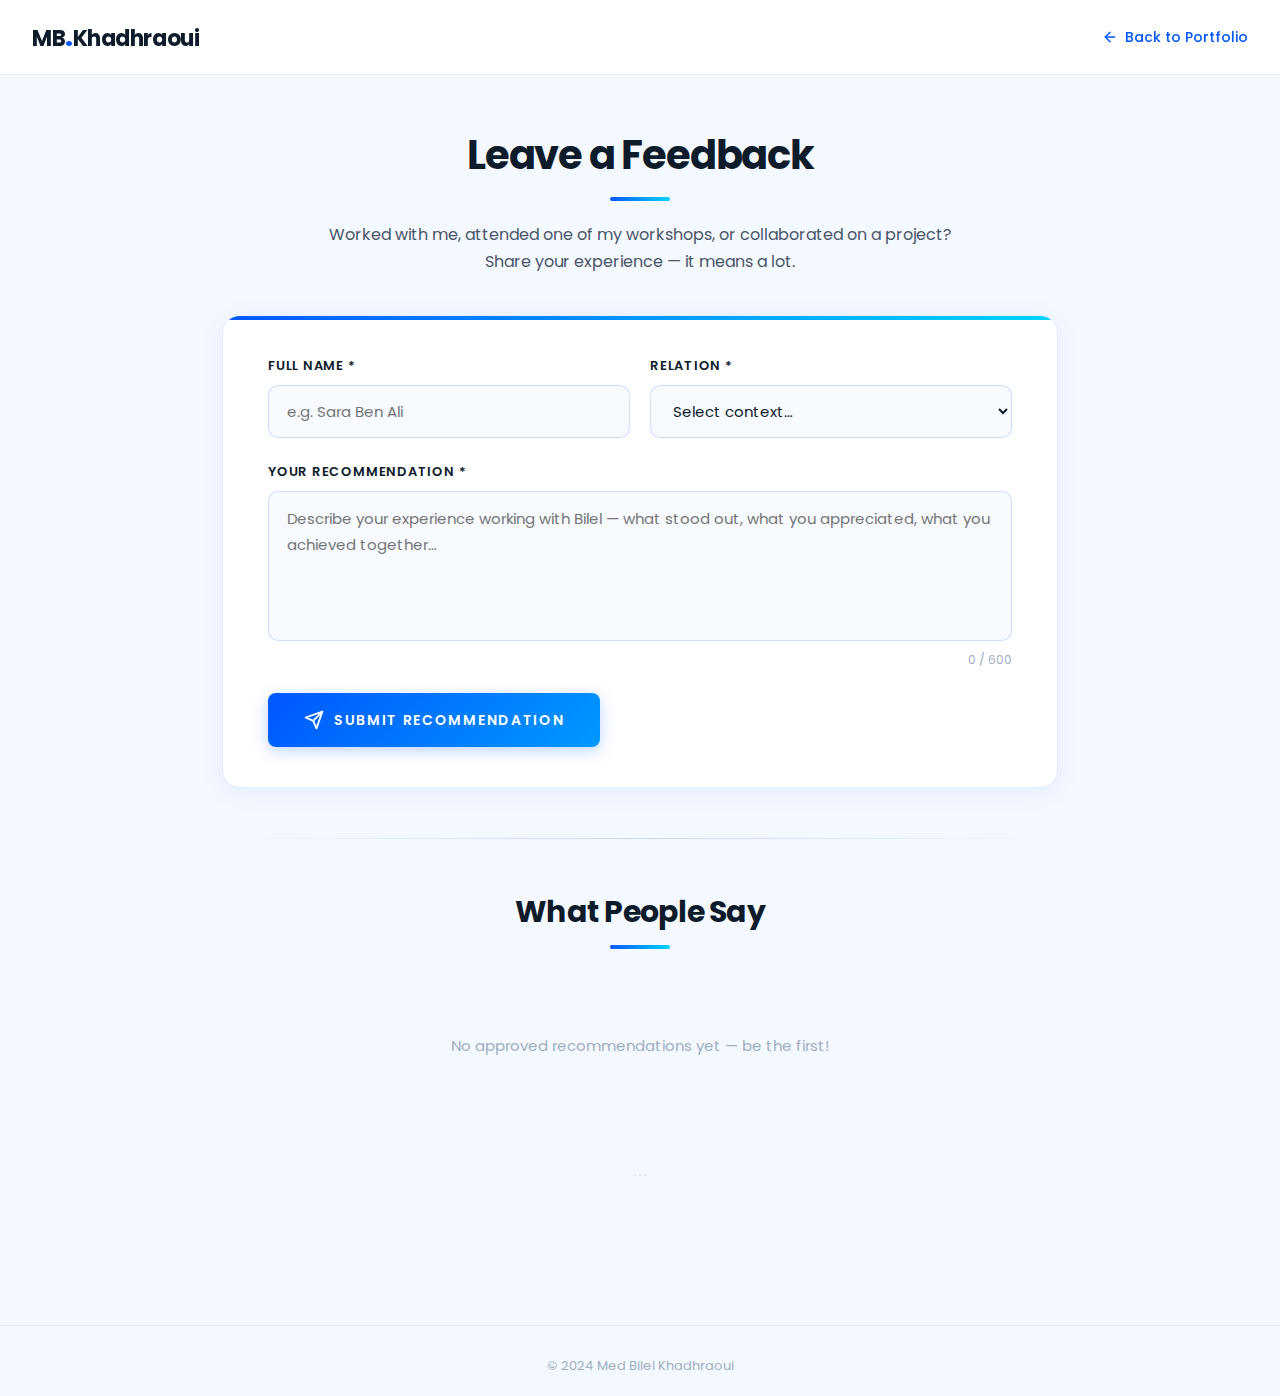
<file: recommend.html>
<!DOCTYPE html>
<html lang="en">
<head>
  <meta charset="UTF-8" />
  <meta name="viewport" content="width=device-width, initial-scale=1.0" />
  <title>Leave a Recommendation — MB.Khadhraoui</title>
  <link rel="shortcut icon" href="img/mbk_logo.png" type="image/x-icon" />
  <link rel="stylesheet" href="https://fonts.googleapis.com/css2?family=Poppins:wght@300;400;500;600;700&display=swap" />
  <style>
    /* ── Reset & Base ── */
    *, *::before, *::after { box-sizing: border-box; margin: 0; padding: 0; }
    html { font-size: 62.5%; scroll-behavior: smooth; }
    body {
      font-family: "Poppins", sans-serif;
      background: #f4f8ff;
      color: #0d1b2a;
      min-height: 100vh;
    }

    a { text-decoration: none; }

    /* ── Top bar ── */
    .topbar {
      background: rgba(255,255,255,0.95);
      backdrop-filter: blur(10px);
      border-bottom: 1px solid rgba(0,87,255,0.1);
      padding: 1.6rem 3.2rem;
      display: flex;
      align-items: center;
      justify-content: space-between;
      position: sticky;
      top: 0;
      z-index: 100;
    }

    .topbar-logo {
      font-size: 2.2rem;
      font-weight: 700;
      color: #0d1b2a;
      letter-spacing: -0.02em;
    }
    .topbar-logo span { color: #0057FF; font-size: 2.8rem; }

    .back-link {
      display: inline-flex;
      align-items: center;
      gap: 0.7rem;
      font-size: 1.4rem;
      font-weight: 500;
      color: #0057FF;
      transition: gap 0.2s ease;
    }
    .back-link:hover { gap: 1.2rem; }
    .back-link svg { width: 1.6rem; height: 1.6rem; }

    /* ── Page layout ── */
    .page-wrap {
      max-width: 900px;
      margin: 0 auto;
      padding: 5rem 3.2rem 8rem;
    }

    /* ── Section header ── */
    .section-header {
      text-align: center;
      margin-bottom: 4rem;
    }
    .section-header h1 {
      font-size: 4rem;
      font-weight: 700;
      letter-spacing: -0.03em;
      color: #0d1b2a;
      margin-bottom: 1rem;
    }
    .section-header p {
      font-size: 1.6rem;
      color: #4a5568;
      line-height: 1.7;
    }
    .title-underline {
      display: block;
      width: 6rem;
      height: 4px;
      background: linear-gradient(90deg, #0057FF, #00D4FF);
      margin: 1.2rem auto 0;
      border-radius: 2px;
    }

    /* ── Form card ── */
    .form-card {
      background: #fff;
      border: 1px solid rgba(0,87,255,0.10);
      border-radius: 18px;
      padding: 4rem 4.5rem;
      box-shadow: 0 4px 28px rgba(0,87,255,0.07);
      margin-bottom: 5rem;
      position: relative;
      overflow: hidden;
    }
    .form-card::before {
      content: '';
      position: absolute;
      top: 0; left: 0; right: 0;
      height: 4px;
      background: linear-gradient(90deg, #0057FF, #00D4FF);
    }

    .form-group {
      margin-bottom: 2.4rem;
    }
    .form-group label {
      display: block;
      font-size: 1.3rem;
      font-weight: 600;
      letter-spacing: 0.06em;
      text-transform: uppercase;
      color: #0d1b2a;
      margin-bottom: 0.9rem;
    }
    .form-group input,
    .form-group select,
    .form-group textarea {
      width: 100%;
      padding: 1.4rem 1.8rem;
      font-family: "Poppins", sans-serif;
      font-size: 1.5rem;
      color: #0d1b2a;
      background: #f7faff;
      border: 1.5px solid rgba(0,87,255,0.18);
      border-radius: 10px;
      outline: none;
      transition: border-color 0.25s ease, box-shadow 0.25s ease;
      resize: none;
    }
    .form-group input:focus,
    .form-group select:focus,
    .form-group textarea:focus {
      border-color: #0057FF;
      box-shadow: 0 0 0 3px rgba(0,87,255,0.10);
      background: #fff;
    }
    .form-group textarea { height: 15rem; line-height: 1.7; }

    .char-count {
      text-align: right;
      font-size: 1.2rem;
      color: #a0aec0;
      margin-top: 0.5rem;
    }
    .char-count.warn { color: #e8303a; }

    .submit-btn {
      display: inline-flex;
      align-items: center;
      gap: 1rem;
      height: 5.4rem;
      padding: 0 3.6rem;
      background: linear-gradient(135deg, #0057FF, #0099FF);
      color: #fff;
      font-family: "Poppins", sans-serif;
      font-size: 1.4rem;
      font-weight: 600;
      letter-spacing: 0.12em;
      text-transform: uppercase;
      border: none;
      border-radius: 8px;
      cursor: pointer;
      transition: transform 0.25s ease, box-shadow 0.25s ease;
      box-shadow: 0 4px 16px rgba(0,87,255,0.25);
    }
    .submit-btn:hover {
      transform: translateY(-2px);
      box-shadow: 0 8px 28px rgba(0,87,255,0.35);
    }
    .submit-btn:active { transform: translateY(0); }
    .submit-btn svg { width: 2rem; height: 2rem; }

    /* Success toast */
    .toast {
      display: none;
      align-items: center;
      gap: 1.2rem;
      background: #f0fff4;
      border: 1px solid #68d391;
      border-radius: 10px;
      padding: 1.6rem 2rem;
      font-size: 1.4rem;
      color: #276749;
      font-weight: 500;
      margin-top: 2rem;
    }
    .toast.show { display: flex; }
    .toast svg { width: 2.2rem; height: 2.2rem; flex-shrink: 0; color: #38a169; }

    /* ── Divider ── */
    .section-divider {
      height: 1px;
      background: linear-gradient(90deg, transparent, rgba(0,87,255,0.2), transparent);
      border: none;
      margin: 5rem 0;
    }

    /* ── Approved recommendations list ── */
    .recs-header {
      text-align: center;
      margin-bottom: 3.5rem;
    }
    .recs-header h2 {
      font-size: 3rem;
      font-weight: 700;
      letter-spacing: -0.025em;
      color: #0d1b2a;
    }

    .recs-empty {
      text-align: center;
      padding: 5rem 2rem;
      color: #a0aec0;
      font-size: 1.5rem;
    }

    .recs-grid {
      display: grid;
      grid-template-columns: repeat(auto-fill, minmax(36rem, 1fr));
      gap: 2.4rem;
    }

    .rec-card {
      background: #fff;
      border: 1px solid rgba(0,87,255,0.09);
      border-radius: 14px;
      padding: 3rem 3rem 2.5rem;
      box-shadow: 0 4px 20px rgba(0,87,255,0.05);
      position: relative;
      overflow: hidden;
      transition: transform 0.3s ease, box-shadow 0.3s ease;
    }
    .rec-card:hover {
      transform: translateY(-5px);
      box-shadow: 0 16px 40px rgba(0,87,255,0.12);
    }
    .rec-card::before {
      content: '';
      position: absolute;
      top: 0; left: 0; right: 0;
      height: 3px;
      background: linear-gradient(90deg, #0057FF, #00D4FF);
    }

    /* Big quote mark */
    .rec-card::after {
      content: '"';
      position: absolute;
      top: 1.5rem;
      right: 2rem;
      font-size: 9rem;
      line-height: 1;
      color: rgba(0,87,255,0.06);
      font-family: Georgia, serif;
      pointer-events: none;
    }

    .rec-relation {
      display: inline-block;
      font-size: 1.1rem;
      font-weight: 600;
      letter-spacing: 0.12em;
      text-transform: uppercase;
      color: #0057FF;
      margin-bottom: 1.5rem;
    }

    .rec-text {
      font-size: 1.45rem;
      line-height: 1.85;
      color: #4a5568;
      margin-bottom: 2.5rem;
    }

    .rec-footer {
      display: flex;
      align-items: center;
      gap: 1.4rem;
      border-top: 1px solid rgba(0,87,255,0.08);
      padding-top: 1.8rem;
    }

    .rec-avatar {
      width: 4.4rem;
      height: 4.4rem;
      border-radius: 50%;
      background: linear-gradient(135deg, #0057FF, #00D4FF);
      display: flex;
      align-items: center;
      justify-content: center;
      font-size: 1.8rem;
      font-weight: 700;
      color: #fff;
      flex-shrink: 0;
    }

    .rec-name {
      font-size: 1.5rem;
      font-weight: 700;
      color: #0d1b2a;
    }
    .rec-date {
      font-size: 1.2rem;
      color: #a0aec0;
      margin-top: 0.2rem;
    }

    /* ── Admin Panel ── */
    .admin-trigger {
      display: block;
      text-align: center;
      margin-top: 6rem;
      font-size: 1.2rem;
      color: #cbd5e0;
      cursor: pointer;
      user-select: none;
      transition: color 0.2s;
    }
    .admin-trigger:hover { color: #a0aec0; }

    .admin-panel {
      display: none;
      background: #0a0f2e;
      border: 1px solid rgba(0,87,255,0.25);
      border-radius: 14px;
      padding: 3.5rem;
      margin-top: 2rem;
    }
    .admin-panel.open { display: block; }

    .admin-panel h3 {
      color: #fff;
      font-size: 2rem;
      font-weight: 700;
      margin-bottom: 0.8rem;
    }
    .admin-panel p {
      color: rgba(200,220,255,0.6);
      font-size: 1.3rem;
      margin-bottom: 2.4rem;
    }

    .admin-login {
      display: flex;
      gap: 1.2rem;
      margin-bottom: 2.4rem;
      flex-wrap: wrap;
    }
    .admin-login input {
      flex: 1;
      min-width: 22rem;
      padding: 1.2rem 1.6rem;
      font-family: "Poppins", sans-serif;
      font-size: 1.4rem;
      background: rgba(255,255,255,0.06);
      border: 1.5px solid rgba(0,87,255,0.3);
      border-radius: 8px;
      color: #fff;
      outline: none;
    }
    .admin-login input:focus { border-color: #0057FF; }
    .admin-login input::placeholder { color: rgba(255,255,255,0.35); }

    .admin-btn {
      padding: 1.2rem 2.4rem;
      background: linear-gradient(135deg, #0057FF, #0099FF);
      color: #fff;
      font-family: "Poppins", sans-serif;
      font-size: 1.3rem;
      font-weight: 600;
      border: none;
      border-radius: 8px;
      cursor: pointer;
      transition: opacity 0.2s;
    }
    .admin-btn:hover { opacity: 0.88; }

    .admin-error {
      color: #fc8181;
      font-size: 1.3rem;
      margin-bottom: 1.6rem;
      display: none;
    }
    .admin-error.show { display: block; }

    .admin-queue { display: none; }
    .admin-queue.open { display: block; }

    .queue-empty {
      color: rgba(200,220,255,0.5);
      font-size: 1.4rem;
      text-align: center;
      padding: 3rem 0;
    }

    .queue-item {
      background: rgba(255,255,255,0.05);
      border: 1px solid rgba(0,87,255,0.2);
      border-radius: 10px;
      padding: 2.2rem 2.5rem;
      margin-bottom: 1.6rem;
    }
    .queue-item-meta {
      display: flex;
      align-items: center;
      justify-content: space-between;
      flex-wrap: wrap;
      gap: 1rem;
      margin-bottom: 1.2rem;
    }
    .queue-item-name {
      font-size: 1.6rem;
      font-weight: 700;
      color: #fff;
    }
    .queue-item-relation {
      font-size: 1.2rem;
      color: #00D4FF;
      font-weight: 500;
      letter-spacing: 0.08em;
      text-transform: uppercase;
    }
    .queue-item-text {
      font-size: 1.35rem;
      color: rgba(200,220,255,0.75);
      line-height: 1.7;
      margin-bottom: 1.8rem;
    }
    .queue-item-actions {
      display: flex;
      gap: 1rem;
    }
    .approve-btn {
      padding: 0.8rem 2rem;
      background: linear-gradient(135deg, #38a169, #68d391);
      color: #fff;
      font-family: "Poppins", sans-serif;
      font-size: 1.25rem;
      font-weight: 600;
      border: none;
      border-radius: 6px;
      cursor: pointer;
      display: flex;
      align-items: center;
      gap: 0.6rem;
      transition: opacity 0.2s;
    }
    .approve-btn:hover { opacity: 0.88; }

    .reject-btn {
      padding: 0.8rem 2rem;
      background: rgba(232,48,58,0.15);
      color: #fc8181;
      font-family: "Poppins", sans-serif;
      font-size: 1.25rem;
      font-weight: 600;
      border: 1px solid rgba(232,48,58,0.3);
      border-radius: 6px;
      cursor: pointer;
      display: flex;
      align-items: center;
      gap: 0.6rem;
      transition: background 0.2s;
    }
    .reject-btn:hover { background: rgba(232,48,58,0.25); }

    .admin-logout-btn {
      display: block;
      margin-top: 2.4rem;
      font-size: 1.2rem;
      color: rgba(200,220,255,0.4);
      background: none;
      border: none;
      cursor: pointer;
      font-family: "Poppins", sans-serif;
      transition: color 0.2s;
    }
    .admin-logout-btn:hover { color: rgba(200,220,255,0.7); }

    /* ── Footer ── */
    .rec-page-footer {
      text-align: center;
      padding: 3rem 0 2rem;
      font-size: 1.3rem;
      color: #a0aec0;
      border-top: 1px solid rgba(0,87,255,0.08);
      margin-top: 6rem;
    }

    /* ── Responsive ── */
    @media (max-width: 640px) {
      .page-wrap { padding: 3rem 2rem 6rem; }
      .form-card { padding: 3rem 2.4rem; }
      .section-header h1 { font-size: 3rem; }
      .recs-grid { grid-template-columns: 1fr; }
      .admin-login { flex-direction: column; }
    }
  </style>
</head>
<body>

  <!-- ── Top bar ── -->
  <div class="topbar">
    <a href="index.html" class="topbar-logo">MB<span>.</span>Khadhraoui</a>
    <a href="index.html#Recommendations" class="back-link">
      <svg viewBox="0 0 24 24" fill="none" stroke="currentColor" stroke-width="2.2" stroke-linecap="round" stroke-linejoin="round">
        <line x1="19" y1="12" x2="5" y2="12"/><polyline points="12 19 5 12 12 5"/>
      </svg>
      Back to Portfolio
    </a>
  </div>

  <div class="page-wrap">

    <!-- ── Form section ── -->
    <div class="section-header">
      <h1>Leave a Feedback</h1>
      <span class="title-underline"></span>
      <p style="margin-top:2rem;">Worked with me, attended one of my workshops, or collaborated on a project?<br>Share your experience — it means a lot.</p>
    </div>

    <div class="form-card">
      <form id="rec-form" novalidate>
        <div style="display:grid;grid-template-columns:1fr 1fr;gap:2rem;">
          <div class="form-group">
            <label for="rec-name">Full Name *</label>
            <input type="text" id="rec-name" placeholder="e.g. Sara Ben Ali" maxlength="80" required />
          </div>
          <div class="form-group">
            <label for="rec-relation">Relation *</label>
            <select id="rec-relation" required>
              <option value="" disabled selected>Select context…</option>
              <option value="Colleague">Colleague</option>
              <option value="Internship Supervisor">Internship Supervisor</option>
              <option value="Workshop Attendee">Workshop Attendee</option>
              <option value="Project Collaborator">Project Collaborator</option>
              <option value="Client">Client</option>
              <option value="Classmate">Classmate</option>
              <option value="Other">Other</option>
            </select>
          </div>
        </div>

        <div class="form-group">
          <label for="rec-text">Your Recommendation *</label>
          <textarea id="rec-text" placeholder="Describe your experience working with Bilel — what stood out, what you appreciated, what you achieved together…" maxlength="600" required></textarea>
          <div class="char-count" id="char-count">0 / 600</div>
        </div>

        <button type="submit" class="submit-btn">
          <svg viewBox="0 0 24 24" fill="none" stroke="currentColor" stroke-width="2.2" stroke-linecap="round" stroke-linejoin="round">
            <line x1="22" y1="2" x2="11" y2="13"/><polygon points="22 2 15 22 11 13 2 9 22 2"/>
          </svg>
          Submit Recommendation
        </button>

        <div class="toast" id="toast">
          <svg viewBox="0 0 24 24" fill="none" stroke="currentColor" stroke-width="2.2" stroke-linecap="round" stroke-linejoin="round">
            <polyline points="20 6 9 17 4 12"/>
          </svg>
          Thank you! Your recommendation has been submitted and is pending review.
        </div>
      </form>
    </div>

    <!-- ── Approved recommendations ── -->
    <hr class="section-divider" />

    <div class="recs-header">
      <h2>What People Say</h2>
      <span class="title-underline" style="margin-top:1rem;"></span>
    </div>

    <div id="recs-grid" class="recs-grid">
      <!-- Populated by JS -->
    </div>
    <div id="recs-empty" class="recs-empty" style="display:none;">
      No approved recommendations yet — be the first!
    </div>

    <!-- ── Admin trigger (discreet) ── -->
    <span class="admin-trigger" id="admin-trigger" title="Admin">· · ·</span>

    <div class="admin-panel" id="admin-panel">
      <h3>Admin Panel</h3>
      <p>Enter your passphrase to review pending recommendations.</p>

      <div id="admin-login-area">
        <div class="admin-error" id="admin-error">Incorrect passphrase. Try again.</div>
        <div class="admin-login">
          <input type="password" id="admin-pass" placeholder="Enter passphrase…" />
          <button class="admin-btn" id="admin-login-btn">Unlock</button>
        </div>
      </div>

      <div class="admin-queue" id="admin-queue">
        <div id="queue-list"><!-- populated by JS --></div>
        <button class="admin-logout-btn" id="admin-logout-btn">Lock panel</button>
      </div>
    </div>

  </div>

  <!-- ── Footer ── -->
  <div class="rec-page-footer">
    &copy; 2024 Med Bilel Khadhraoui
  </div>

  <script src="js/recommend.js"></script>
</body>
</html>
</file>
